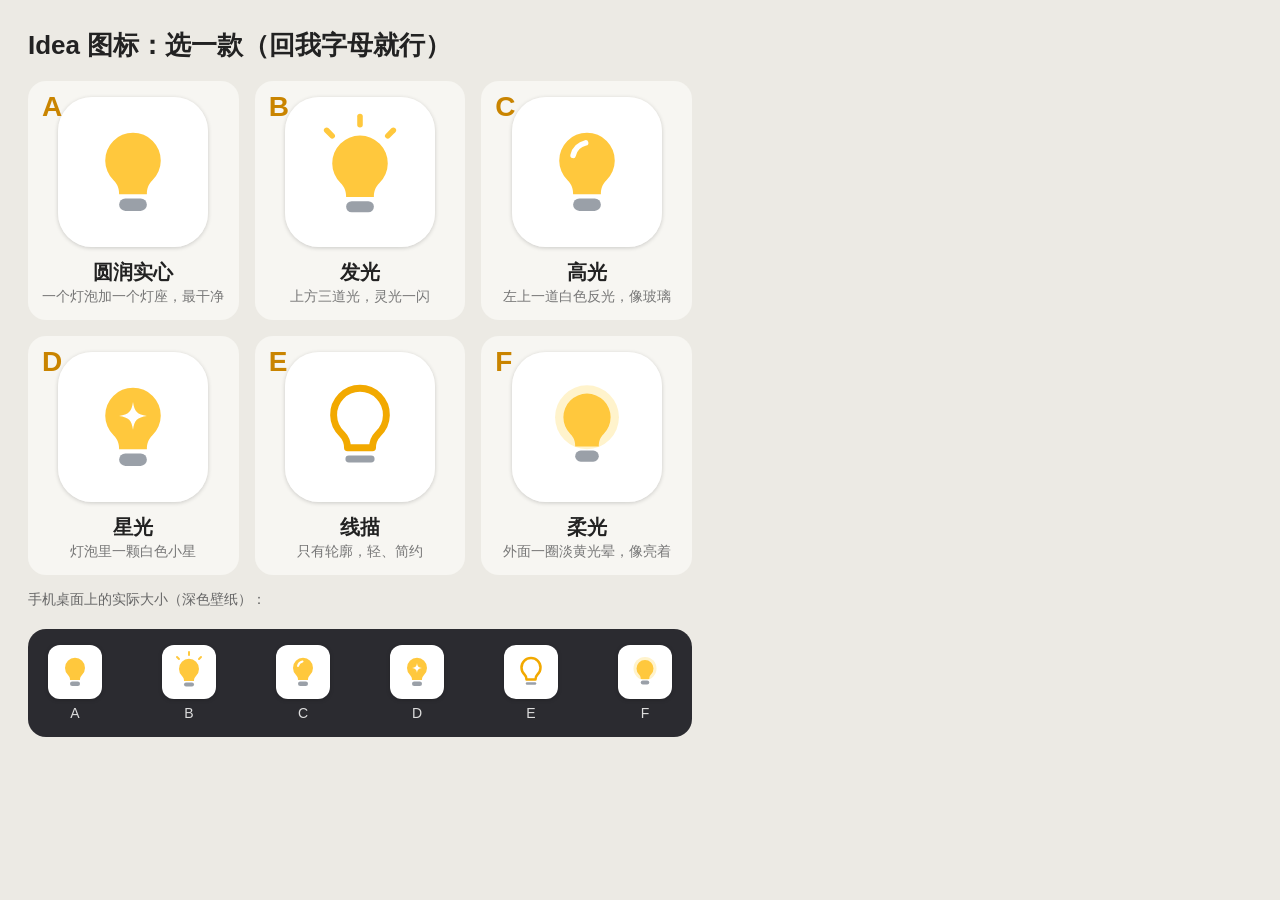
<file: idea_app/icon_options/options.html>
<!doctype html><meta charset=utf-8><style>
body{margin:0;background:#eceae4;font-family:"Microsoft YaHei",sans-serif;width:720px;padding:28px;box-sizing:border-box}
h1{font-size:26px;margin:0 0 18px;color:#222}
.g{display:grid;grid-template-columns:repeat(3,1fr);gap:16px}
.c{background:#f7f6f2;border-radius:18px;padding:16px 10px 14px;display:flex;flex-direction:column;align-items:center;position:relative}
.k{position:absolute;left:14px;top:10px;font-size:28px;font-weight:800;color:#c98400}
.n{font-size:20px;font-weight:700;margin-top:12px;color:#222}.d{font-size:14px;color:#777;margin-top:2px;text-align:center}
.bar{margin-top:20px;background:#2b2b30;border-radius:18px;padding:16px 20px;display:flex;justify-content:space-between}
.s{display:flex;flex-direction:column;align-items:center;gap:6px;color:#ddd;font-size:14px}
.t{color:#666;font-size:14px;margin-top:16px}</style>
<h1>Idea 图标：选一款（回我字母就行）</h1><div class="g"><div class="c"><div class="k">A</div><svg width="150" height="150" viewBox="0 0 108 108" style="border-radius:34px;box-shadow:0 1px 4px rgba(0,0,0,.18)"><rect width="108" height="108" fill="#fff"/><path d="M40 60A20 20 0 1 1 68 60C65 63 64 66 64 70H44C44 66 43 63 40 60Z" fill="#FFC83D"/><rect x="44" y="73" width="20" height="9" rx="4.5" fill="#9AA0A8"/></svg><div class="n">圆润实心</div><div class="d">一个灯泡加一个灯座，最干净</div></div><div class="c"><div class="k">B</div><svg width="150" height="150" viewBox="0 0 108 108" style="border-radius:34px;box-shadow:0 1px 4px rgba(0,0,0,.18)"><rect width="108" height="108" fill="#fff"/><path d="M40 62A20 20 0 1 1 68 62C65 65 64 68 64 72H44C44 68 43 65 40 62Z" fill="#FFC83D"/><rect x="44" y="75" width="20" height="8" rx="4" fill="#9AA0A8"/><g stroke="#FFC83D" stroke-width="4" stroke-linecap="round"><path d="M54 14v6"/><path d="M30 24l4 4"/><path d="M78 24l-4 4"/></g></svg><div class="n">发光</div><div class="d">上方三道光，灵光一闪</div></div><div class="c"><div class="k">C</div><svg width="150" height="150" viewBox="0 0 108 108" style="border-radius:34px;box-shadow:0 1px 4px rgba(0,0,0,.18)"><rect width="108" height="108" fill="#fff"/><path d="M40 60A20 20 0 1 1 68 60C65 63 64 66 64 70H44C44 66 43 63 40 60Z" fill="#FFC83D"/><path d="M44 42a12 12 0 0 1 9-9" fill="none" stroke="#fff" stroke-width="4" stroke-linecap="round"/><rect x="44" y="73" width="20" height="9" rx="4.5" fill="#9AA0A8"/></svg><div class="n">高光</div><div class="d">左上一道白色反光，像玻璃</div></div><div class="c"><div class="k">D</div><svg width="150" height="150" viewBox="0 0 108 108" style="border-radius:34px;box-shadow:0 1px 4px rgba(0,0,0,.18)"><rect width="108" height="108" fill="#fff"/><path d="M40 60A20 20 0 1 1 68 60C65 63 64 66 64 70H44C44 66 43 63 40 60Z" fill="#FFC83D"/><path d="M54 36C55 43 57 45 64 46 57 47 55 49 54 56 53 49 51 47 44 46 51 45 53 43 54 36Z" fill="#fff"/><rect x="44" y="73" width="20" height="9" rx="4.5" fill="#9AA0A8"/></svg><div class="n">星光</div><div class="d">灯泡里一颗白色小星</div></div><div class="c"><div class="k">E</div><svg width="150" height="150" viewBox="0 0 108 108" style="border-radius:34px;box-shadow:0 1px 4px rgba(0,0,0,.18)"><rect width="108" height="108" fill="#fff"/><path d="M41 59A19 19 0 1 1 67 59C64 62 63 65 63 69H45C45 65 44 62 41 59Z" fill="none" stroke="#F2A900" stroke-width="5" stroke-linejoin="round"/><path d="M46 77h16" stroke="#9AA0A8" stroke-width="5" stroke-linecap="round"/></svg><div class="n">线描</div><div class="d">只有轮廓，轻、简约</div></div><div class="c"><div class="k">F</div><svg width="150" height="150" viewBox="0 0 108 108" style="border-radius:34px;box-shadow:0 1px 4px rgba(0,0,0,.18)"><rect width="108" height="108" fill="#fff"/><circle cx="54" cy="47" r="23" fill="#FFF3CC"/><path d="M42 59A17 17 0 1 1 66 59C63.5 61.5 62.5 64 62.5 68H45.5C45.5 64 44.5 61.5 42 59Z" fill="#FFC83D"/><rect x="45.5" y="71" width="17" height="8" rx="4" fill="#9AA0A8"/></svg><div class="n">柔光</div><div class="d">外面一圈淡黄光晕，像亮着</div></div></div>
<div class="t">手机桌面上的实际大小（深色壁纸）：</div><div class="bar"><div class="s"><svg width="54" height="54" viewBox="0 0 108 108" style="border-radius:12px;box-shadow:0 1px 4px rgba(0,0,0,.18)"><rect width="108" height="108" fill="#fff"/><path d="M40 60A20 20 0 1 1 68 60C65 63 64 66 64 70H44C44 66 43 63 40 60Z" fill="#FFC83D"/><rect x="44" y="73" width="20" height="9" rx="4.5" fill="#9AA0A8"/></svg><span>A</span></div><div class="s"><svg width="54" height="54" viewBox="0 0 108 108" style="border-radius:12px;box-shadow:0 1px 4px rgba(0,0,0,.18)"><rect width="108" height="108" fill="#fff"/><path d="M40 62A20 20 0 1 1 68 62C65 65 64 68 64 72H44C44 68 43 65 40 62Z" fill="#FFC83D"/><rect x="44" y="75" width="20" height="8" rx="4" fill="#9AA0A8"/><g stroke="#FFC83D" stroke-width="4" stroke-linecap="round"><path d="M54 14v6"/><path d="M30 24l4 4"/><path d="M78 24l-4 4"/></g></svg><span>B</span></div><div class="s"><svg width="54" height="54" viewBox="0 0 108 108" style="border-radius:12px;box-shadow:0 1px 4px rgba(0,0,0,.18)"><rect width="108" height="108" fill="#fff"/><path d="M40 60A20 20 0 1 1 68 60C65 63 64 66 64 70H44C44 66 43 63 40 60Z" fill="#FFC83D"/><path d="M44 42a12 12 0 0 1 9-9" fill="none" stroke="#fff" stroke-width="4" stroke-linecap="round"/><rect x="44" y="73" width="20" height="9" rx="4.5" fill="#9AA0A8"/></svg><span>C</span></div><div class="s"><svg width="54" height="54" viewBox="0 0 108 108" style="border-radius:12px;box-shadow:0 1px 4px rgba(0,0,0,.18)"><rect width="108" height="108" fill="#fff"/><path d="M40 60A20 20 0 1 1 68 60C65 63 64 66 64 70H44C44 66 43 63 40 60Z" fill="#FFC83D"/><path d="M54 36C55 43 57 45 64 46 57 47 55 49 54 56 53 49 51 47 44 46 51 45 53 43 54 36Z" fill="#fff"/><rect x="44" y="73" width="20" height="9" rx="4.5" fill="#9AA0A8"/></svg><span>D</span></div><div class="s"><svg width="54" height="54" viewBox="0 0 108 108" style="border-radius:12px;box-shadow:0 1px 4px rgba(0,0,0,.18)"><rect width="108" height="108" fill="#fff"/><path d="M41 59A19 19 0 1 1 67 59C64 62 63 65 63 69H45C45 65 44 62 41 59Z" fill="none" stroke="#F2A900" stroke-width="5" stroke-linejoin="round"/><path d="M46 77h16" stroke="#9AA0A8" stroke-width="5" stroke-linecap="round"/></svg><span>E</span></div><div class="s"><svg width="54" height="54" viewBox="0 0 108 108" style="border-radius:12px;box-shadow:0 1px 4px rgba(0,0,0,.18)"><rect width="108" height="108" fill="#fff"/><circle cx="54" cy="47" r="23" fill="#FFF3CC"/><path d="M42 59A17 17 0 1 1 66 59C63.5 61.5 62.5 64 62.5 68H45.5C45.5 64 44.5 61.5 42 59Z" fill="#FFC83D"/><rect x="45.5" y="71" width="17" height="8" rx="4" fill="#9AA0A8"/></svg><span>F</span></div></div>
</file>
